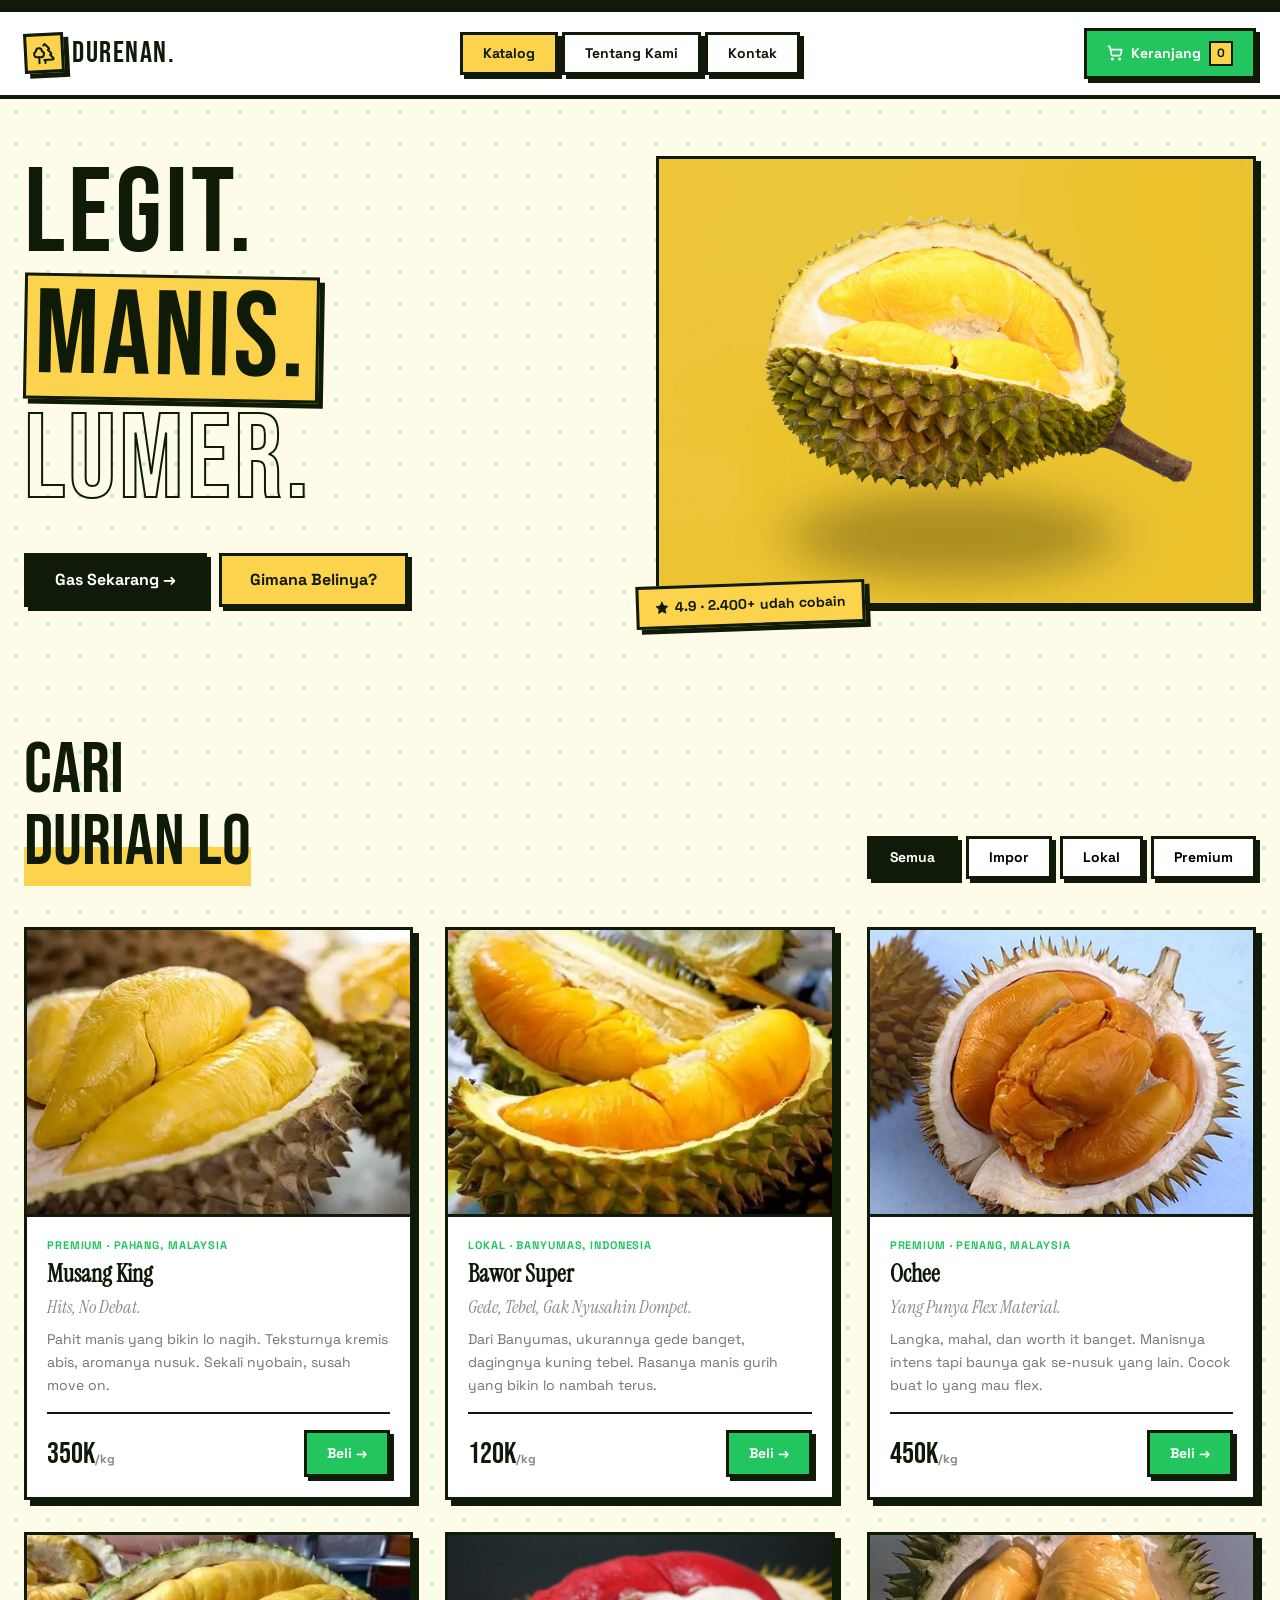
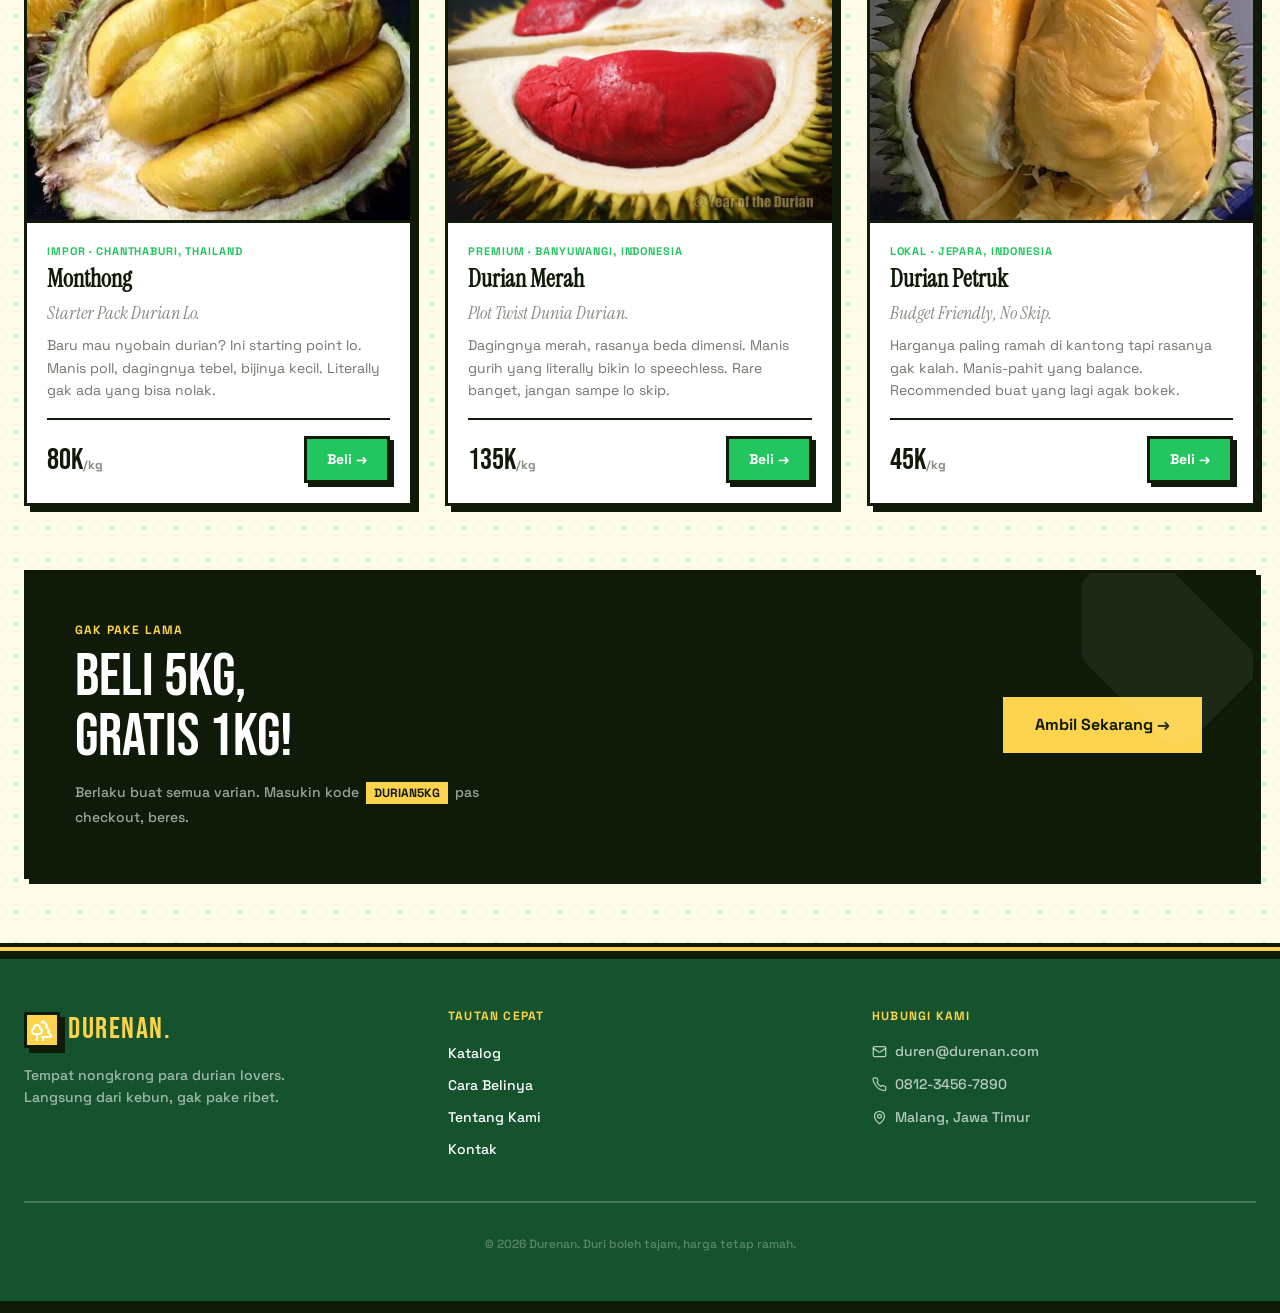
<file: index.html>
<!doctype html>
<html lang="id">
  <head>
    <meta charset="UTF-8" />
    <meta name="viewport" content="width=device-width, initial-scale=1.0" />
    <title>Durenan | Durian Terenak, No Debat</title>

    <link rel="shortcut icon" href="assets/favicon.ico" type="image/x-icon" />

    <link rel="preconnect" href="https://fonts.googleapis.com" />
    <link rel="preconnect" href="https://fonts.gstatic.com" crossorigin />
    <link
      href="https://fonts.googleapis.com/css2?family=Space+Grotesk:wght@400;500;700&family=Bebas+Neue&family=Instrument+Serif:ital@0;1&display=swap"
      rel="stylesheet"
    />

    <link rel="stylesheet" href="style.css" />
  </head>

  <body>
    <div class="top-stripe"></div>

    <!-- navbar -->
    <nav class="navbar">
      <div class="navbar__inner">
        <a href="#" class="navbar__logo">
          <span class="navbar__logo-icon">
            <svg
              xmlns="http://www.w3.org/2000/svg"
              width="24"
              height="24"
              viewBox="0 0 24 24"
              fill="none"
              stroke="currentColor"
              stroke-width="2"
              stroke-linecap="round"
              stroke-linejoin="round"
            >
              <path
                d="M10 10v.2A3 3 0 0 1 8.9 16H5a3 3 0 0 1-1-5.8V10a3 3 0 0 1 6 0Z"
              />
              <path d="M7 16v6" />
              <path d="M13 19v3" />
              <path
                d="M12 19h8.3a1 1 0 0 0 .7-1.7L18 14h.3a1 1 0 0 0 .7-1.7L16 9h.2a1 1 0 0 0 .8-1.7L13 3l-1.4 1.5"
              />
            </svg>
          </span>
          <span class="navbar__logo-text">Durenan.</span>
        </a>

        <div class="navbar__links">
          <a href="#" class="navbar__link navbar__link--active">Katalog</a>
          <a href="#" class="navbar__link">Tentang Kami</a>
          <a href="#" class="navbar__link">Kontak</a>
        </div>

        <a href="#" class="navbar__cart">
          <svg
            xmlns="http://www.w3.org/2000/svg"
            width="16"
            height="16"
            viewBox="0 0 24 24"
            fill="none"
            stroke="currentColor"
            stroke-width="2.5"
            stroke-linecap="round"
            stroke-linejoin="round"
          >
            <circle cx="8" cy="21" r="1" />
            <circle cx="19" cy="21" r="1" />
            <path
              d="M2.05 2.05h2l2.66 12.42a2 2 0 0 0 2 1.58h9.78a2 2 0 0 0 1.95-1.57l1.65-7.43H5.12"
            />
          </svg>
          Keranjang
          <span class="navbar__cart-badge">0</span>
        </a>
      </div>
    </nav>

    <main>
      <!-- hero -->
      <section class="hero">
        <div class="hero__inner">
          <div class="hero__text">
            <h1 class="hero__heading">
              LEGIT.<br />
              <span class="hero__heading-highlight">MANIS.</span><br />
              <span class="hero__heading-outline">LUMER.</span>
            </h1>

            <div class="hero__cta">
              <a href="#products" class="btn btn--primary">Gas Sekarang →</a>
              <a href="#" class="btn btn--secondary">Gimana Belinya?</a>
            </div>
          </div>

          <div class="hero__image">
            <div class="hero__image-frame">
              <img
                src="assets/hero.webp"
                alt="Hero durian"
                class="hero__image-img"
              />
            </div>
            <div class="hero__tag">
              <svg
                xmlns="http://www.w3.org/2000/svg"
                width="14"
                height="14"
                viewBox="0 0 24 24"
                fill="currentColor"
                stroke="currentColor"
                stroke-width="1.5"
                stroke-linecap="round"
                stroke-linejoin="round"
              >
                <polygon
                  points="12 2 15.09 8.26 22 9.27 17 14.14 18.18 21.02 12 17.77 5.82 21.02 7 14.14 2 9.27 8.91 8.26 12 2"
                />
              </svg>
              4.9 · 2.400+ udah cobain
            </div>
          </div>
        </div>
      </section>

      <!-- products -->
      <section id="products" class="products">
        <!-- header -->
        <div class="products__header">
          <h2 class="products__heading">
            CARI<br />
            <span class="products__heading-highlight">DURIAN LO</span>
          </h2>

          <div class="filter-group">
            <button class="filter-btn filter-btn--active">Semua</button>
            <button class="filter-btn">Impor</button>
            <button class="filter-btn">Lokal</button>
            <button class="filter-btn">Premium</button>
          </div>
        </div>

        <!-- grid -->
        <div class="product-grid">
          <article class="product-card">
            <div class="card-image card-image--yolk">
              <img
                src="assets/musangking.webp"
                alt="Musang King"
                class="card-img"
              />
            </div>
            <div class="card-body">
              <p class="card-category">Premium · Pahang, Malaysia</p>
              <h3 class="card-name">
                Musang King<br />
                <span class="card-subtitle">Hits, No Debat.</span>
              </h3>
              <p class="card-desc">
                Pahit manis yang bikin lo nagih. Teksturnya kremis abis,
                aromanya nusuk. Sekali nyobain, susah move on.
              </p>
              <div class="card-footer">
                <p class="card-price">
                  350k<span class="card-price-unit">/kg</span>
                </p>
                <a href="checkout.html" class="btn-buy">Beli →</a>
              </div>
            </div>
          </article>

          <article class="product-card">
            <div class="card-image card-image--lime">
              <img
                src="assets/baworsuper.webp"
                alt="Bawor Super"
                class="card-img"
              />
            </div>
            <div class="card-body">
              <p class="card-category">Lokal · Banyumas, Indonesia</p>
              <h3 class="card-name">
                Bawor Super<br />
                <span class="card-subtitle"
                  >Gede, Tebel, Gak Nyusahin Dompet.</span
                >
              </h3>
              <p class="card-desc">
                Dari Banyumas, ukurannya gede banget, dagingnya kuning tebel.
                Rasanya manis gurih yang bikin lo nambah terus.
              </p>
              <div class="card-footer">
                <p class="card-price">
                  120k<span class="card-price-unit">/kg</span>
                </p>
                <a href="checkout.html" class="btn-buy">Beli →</a>
              </div>
            </div>
          </article>

          <article class="product-card">
            <div class="card-image card-image--ink">
              <img
                src="assets/ochee.webp"
                alt="Ochee Black Thorn"
                class="card-img"
              />
            </div>
            <div class="card-body">
              <p class="card-category">Premium · Penang, Malaysia</p>
              <h3 class="card-name">
                Ochee<br />
                <span class="card-subtitle">Yang Punya Flex Material.</span>
              </h3>
              <p class="card-desc">
                Langka, mahal, dan worth it banget. Manisnya intens tapi baunya
                gak se-nusuk yang lain. Cocok buat lo yang mau flex.
              </p>
              <div class="card-footer">
                <p class="card-price">
                  450k<span class="card-price-unit">/kg</span>
                </p>
                <a href="checkout.html" class="btn-buy">Beli →</a>
              </div>
            </div>
          </article>

          <article class="product-card">
            <div class="card-image card-image--yolk">
              <img src="assets/montong.webp" alt="Monthong" class="card-img" />
            </div>
            <div class="card-body">
              <p class="card-category">Impor · Chanthaburi, Thailand</p>
              <h3 class="card-name">
                Monthong<br />
                <span class="card-subtitle">Starter Pack Durian Lo.</span>
              </h3>
              <p class="card-desc">
                Baru mau nyobain durian? Ini starting point lo. Manis poll,
                dagingnya tebel, bijinya kecil. Literally gak ada yang bisa
                nolak.
              </p>
              <div class="card-footer">
                <p class="card-price">
                  80k<span class="card-price-unit">/kg</span>
                </p>
                <a href="checkout.html" class="btn-buy">Beli →</a>
              </div>
            </div>
          </article>

          <article class="product-card">
            <div class="card-image card-image--red">
              <img
                src="assets/merah.webp"
                alt="Durian Merah"
                class="card-img"
              />
            </div>
            <div class="card-body">
              <p class="card-category">Premium · Banyuwangi, Indonesia</p>
              <h3 class="card-name">
                Durian Merah<br />
                <span class="card-subtitle">Plot Twist Dunia Durian.</span>
              </h3>
              <p class="card-desc">
                Dagingnya merah, rasanya beda dimensi. Manis gurih yang
                literally bikin lo speechless. Rare banget, jangan sampe lo
                skip.
              </p>
              <div class="card-footer">
                <p class="card-price">
                  135k<span class="card-price-unit">/kg</span>
                </p>
                <a href="checkout.html" class="btn-buy">Beli →</a>
              </div>
            </div>
          </article>

          <article class="product-card">
            <div class="card-image card-image--lime">
              <img
                src="assets/petruk.webp"
                alt="Durian Petruk"
                class="card-img"
              />
            </div>
            <div class="card-body">
              <p class="card-category">Lokal · Jepara, Indonesia</p>
              <h3 class="card-name">
                Durian Petruk<br />
                <span class="card-subtitle">Budget Friendly, No Skip.</span>
              </h3>
              <p class="card-desc">
                Harganya paling ramah di kantong tapi rasanya gak kalah.
                Manis-pahit yang balance. Recommended buat yang lagi agak bokek.
              </p>
              <div class="card-footer">
                <p class="card-price">
                  45k<span class="card-price-unit">/kg</span>
                </p>
                <a href="checkout.html" class="btn-buy">Beli →</a>
              </div>
            </div>
          </article>
        </div>
      </section>

      <!-- banner -->
      <section class="promo">
        <div class="promo__inner">
          <div class="promo__bg-icon" aria-hidden="true">
            <svg
              xmlns="http://www.w3.org/2000/svg"
              width="200"
              height="200"
              viewBox="0 0 24 24"
              fill="white"
              stroke="white"
              stroke-width="1"
            >
              <path
                d="M12.586 2.586A2 2 0 0 0 11.172 2H4a2 2 0 0 0-2 2v7.172a2 2 0 0 0 .586 1.414l8.704 8.704a2.426 2.426 0 0 0 3.42 0l6.58-6.58a2.426 2.426 0 0 0 0-3.42z"
              />
              <circle cx="7.5" cy="7.5" r="1.5" />
            </svg>
          </div>
          <div class="promo__text">
            <p class="promo__label">Gak Pake Lama</p>
            <h3 class="promo__heading">BELI 5KG,<br />GRATIS 1KG!</h3>
            <p class="promo__desc">
              Berlaku buat semua varian. Masukin kode
              <span class="promo__code">DURIAN5KG</span>
              pas checkout, beres.
            </p>
          </div>
          <div class="promo__action">
            <a href="checkout.html" class="btn btn--promo">Ambil Sekarang →</a>
          </div>
        </div>
      </section>
    </main>

    <!-- footer -->
    <div class="footer-stripe"></div>
    <footer class="footer">
      <div class="footer__inner">
        <div class="footer__grid">
          <div class="footer__brand">
            <div class="footer__logo">
              <span class="footer__logo-icon">
                <svg
                  xmlns="http://www.w3.org/2000/svg"
                  width="24"
                  height="24"
                  viewBox="0 0 24 24"
                  fill="none"
                  stroke="currentColor"
                  stroke-width="2"
                  stroke-linecap="round"
                  stroke-linejoin="round"
                >
                  <path
                    d="M10 10v.2A3 3 0 0 1 8.9 16H5a3 3 0 0 1-1-5.8V10a3 3 0 0 1 6 0Z"
                  />
                  <path d="M7 16v6" />
                  <path d="M13 19v3" />
                  <path
                    d="M12 19h8.3a1 1 0 0 0 .7-1.7L18 14h.3a1 1 0 0 0 .7-1.7L16 9h.2a1 1 0 0 0 .8-1.7L13 3l-1.4 1.5"
                  />
                </svg>
              </span>
              <h2 class="footer__logo-text">Durenan.</h2>
            </div>
            <p class="footer__tagline">
              Tempat nongkrong para durian lovers. Langsung dari kebun, gak pake
              ribet.
            </p>
          </div>

          <div class="footer__links">
            <h4 class="footer__heading">Tautan Cepat</h4>
            <ul class="footer__nav">
              <li><a href="#">Katalog</a></li>
              <li><a href="#">Cara Belinya</a></li>
              <li><a href="#">Tentang Kami</a></li>
              <li><a href="#">Kontak</a></li>
            </ul>
          </div>

          <div class="footer__contact">
            <h4 class="footer__heading">Hubungi Kami</h4>
            <ul class="footer__contact-list">
              <li class="footer__contact-item">
                <svg
                  xmlns="http://www.w3.org/2000/svg"
                  width="15"
                  height="15"
                  viewBox="0 0 24 24"
                  fill="none"
                  stroke="currentColor"
                  stroke-width="2"
                  stroke-linecap="round"
                  stroke-linejoin="round"
                >
                  <rect width="20" height="16" x="2" y="4" rx="2" />
                  <path d="m22 7-8.97 5.7a1.94 1.94 0 0 1-2.06 0L2 7" />
                </svg>
                duren@durenan.com
              </li>
              <li class="footer__contact-item">
                <svg
                  xmlns="http://www.w3.org/2000/svg"
                  width="15"
                  height="15"
                  viewBox="0 0 24 24"
                  fill="none"
                  stroke="currentColor"
                  stroke-width="2"
                  stroke-linecap="round"
                  stroke-linejoin="round"
                >
                  <path
                    d="M22 16.92v3a2 2 0 0 1-2.18 2 19.79 19.79 0 0 1-8.63-3.07A19.5 19.5 0 0 1 4.69 12 19.79 19.79 0 0 1 1.61 3.39 2 2 0 0 1 3.6 1.21h3a2 2 0 0 1 2 1.72c.127.96.361 1.903.7 2.81a2 2 0 0 1-.45 2.11L7.91 8.81a16 16 0 0 0 6.29 6.29l.95-.95a2 2 0 0 1 2.11-.45c.907.339 1.85.573 2.81.7A2 2 0 0 1 22 16.92z"
                  />
                </svg>
                0812-3456-7890
              </li>
              <li class="footer__contact-item">
                <svg
                  xmlns="http://www.w3.org/2000/svg"
                  width="15"
                  height="15"
                  viewBox="0 0 24 24"
                  fill="none"
                  stroke="currentColor"
                  stroke-width="2"
                  stroke-linecap="round"
                  stroke-linejoin="round"
                >
                  <path d="M20 10c0 6-8 12-8 12s-8-6-8-12a8 8 0 0 1 16 0Z" />
                  <circle cx="12" cy="10" r="3" />
                </svg>
                Malang, Jawa Timur
              </li>
            </ul>
          </div>
        </div>
        <p class="footer__copyright">
          © 2026 Durenan. Duri boleh tajam, harga tetap ramah.
        </p>
      </div>
    </footer>
    <div class="bottom-stripe"></div>
  </body>
</html>
</file>
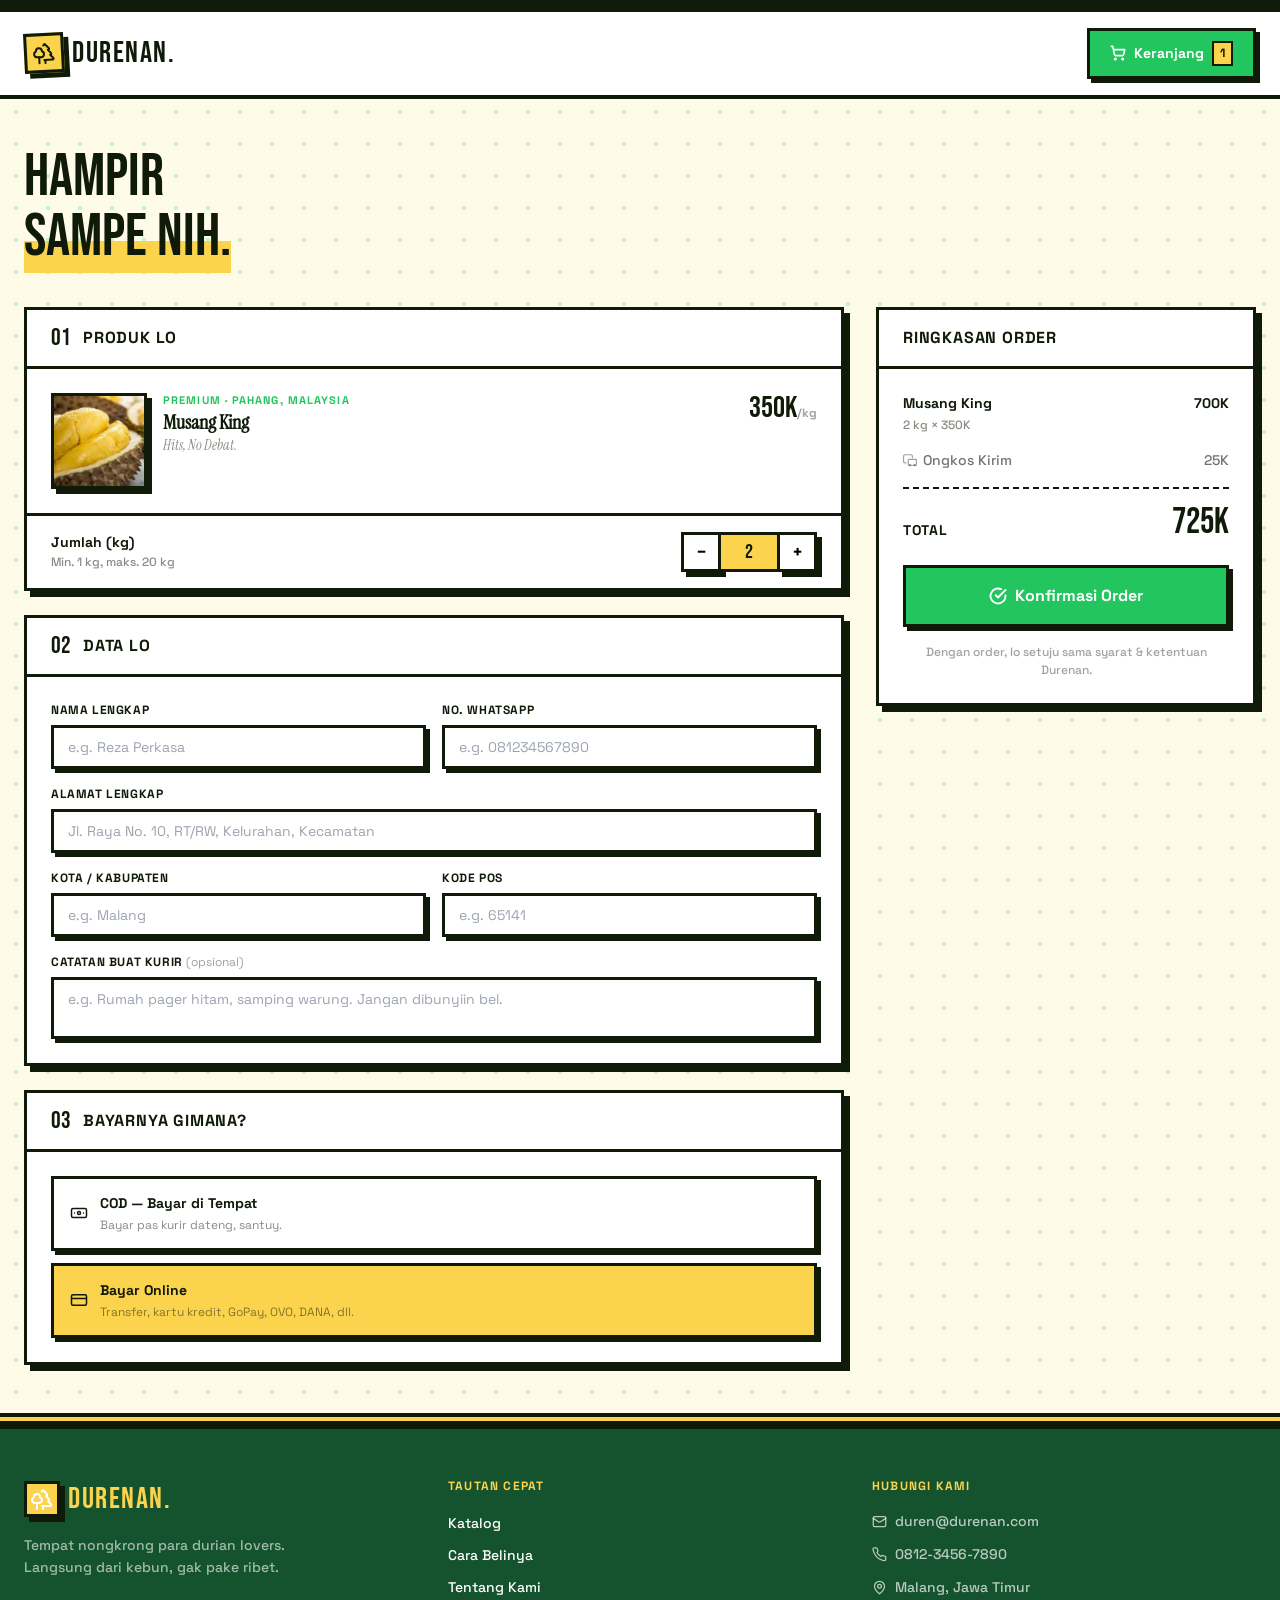
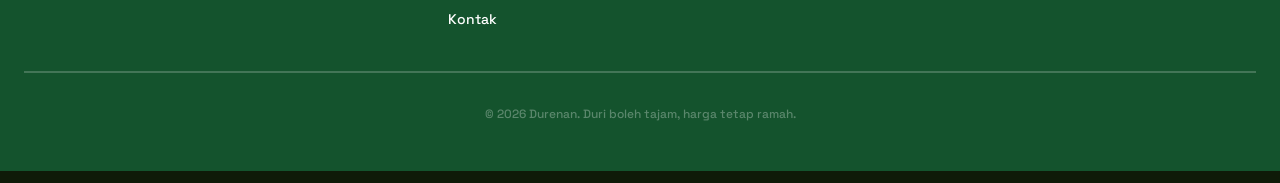
<file: checkout.html>
<!doctype html>
<html lang="id">
  <head>
    <meta charset="UTF-8" />
    <meta name="viewport" content="width=device-width, initial-scale=1.0" />
    <title>Durenan | Checkout</title>

    <link rel="shortcut icon" href="assets/favicon.ico" type="image/x-icon" />

    <link rel="preconnect" href="https://fonts.googleapis.com" />
    <link rel="preconnect" href="https://fonts.gstatic.com" crossorigin />
    <link
      href="https://fonts.googleapis.com/css2?family=Space+Grotesk:wght@400;500;700&family=Bebas+Neue&family=Instrument+Serif:ital@0;1&display=swap"
      rel="stylesheet"
    />

    <link rel="stylesheet" href="style.css" />
  </head>

  <body>
    <div class="top-stripe"></div>

    <!-- navbar -->
    <nav class="navbar">
      <div class="navbar__inner">
        <a href="index.html" class="navbar__logo">
          <span class="navbar__logo-icon">
            <svg
              xmlns="http://www.w3.org/2000/svg"
              width="24"
              height="24"
              viewBox="0 0 24 24"
              fill="none"
              stroke="currentColor"
              stroke-width="2"
              stroke-linecap="round"
              stroke-linejoin="round"
            >
              <path
                d="M10 10v.2A3 3 0 0 1 8.9 16H5a3 3 0 0 1-1-5.8V10a3 3 0 0 1 6 0Z"
              />
              <path d="M7 16v6" />
              <path d="M13 19v3" />
              <path
                d="M12 19h8.3a1 1 0 0 0 .7-1.7L18 14h.3a1 1 0 0 0 .7-1.7L16 9h.2a1 1 0 0 0 .8-1.7L13 3l-1.4 1.5"
              />
            </svg>
          </span>
          <span class="navbar__logo-text">Durenan.</span>
        </a>

        <div></div>

        <a href="#" class="navbar__cart">
          <svg
            xmlns="http://www.w3.org/2000/svg"
            width="16"
            height="16"
            viewBox="0 0 24 24"
            fill="none"
            stroke="currentColor"
            stroke-width="2.5"
            stroke-linecap="round"
            stroke-linejoin="round"
          >
            <circle cx="8" cy="21" r="1" />
            <circle cx="19" cy="21" r="1" />
            <path
              d="M2.05 2.05h2l2.66 12.42a2 2 0 0 0 2 1.58h9.78a2 2 0 0 0 1.95-1.57l1.65-7.43H5.12"
            />
          </svg>
          Keranjang
          <span class="navbar__cart-badge">1</span>
        </a>
      </div>
    </nav>

    <main class="checkout">
      <div class="checkout__inner">
        <!-- header -->
        <div class="checkout__heading">
          <h1 class="checkout__title">
            HAMPIR<br />
            <span class="checkout__title-highlight">SAMPE NIH.</span>
          </h1>
        </div>

        <div class="checkout__layout">
          <!-- form -->
          <div class="checkout__form">
            <!-- product -->
            <div class="checkout-card">
              <div class="checkout-card__header">
                <span class="checkout-card__number">01</span>
                <h2 class="checkout-card__title">Produk Lo</h2>
              </div>

              <div class="product-preview">
                <div class="product-preview__image">
                  <img src="assets/musangking.webp" alt="Musang King" />
                </div>
                <div class="product-preview__info">
                  <p class="product-preview__category">
                    Premium · Pahang, Malaysia
                  </p>
                  <h3 class="product-preview__name">Musang King</h3>
                  <p class="product-preview__subtitle">Hits, No Debat.</p>
                  <p class="product-preview__price-mobile">
                    350k<span class="product-preview__price-unit">/kg</span>
                  </p>
                </div>
                <div class="product-preview__price-desktop">
                  <p class="product-preview__price">
                    350k<span class="product-preview__price-unit">/kg</span>
                  </p>
                </div>
              </div>

              <div class="qty">
                <div class="qty__label">
                  <p class="qty__title">Jumlah (kg)</p>
                  <p class="qty__hint">Min. 1 kg, maks. 20 kg</p>
                </div>
                <div class="qty__controls">
                  <button class="qty__btn">−</button>
                  <span class="qty__value">2</span>
                  <button class="qty__btn">+</button>
                </div>
              </div>
            </div>

            <!-- form fields -->
            <div class="checkout-card">
              <div class="checkout-card__header">
                <span class="checkout-card__number">02</span>
                <h2 class="checkout-card__title">Data Lo</h2>
              </div>

              <div class="form-grid">
                <div class="form-field">
                  <label class="form-label">Nama Lengkap</label>
                  <input
                    type="text"
                    placeholder="e.g. Reza Perkasa"
                    class="form-input"
                  />
                </div>

                <div class="form-field">
                  <label class="form-label">No. WhatsApp</label>
                  <input
                    type="tel"
                    placeholder="e.g. 081234567890"
                    class="form-input"
                  />
                </div>

                <div class="form-field form-field--full">
                  <label class="form-label">Alamat Lengkap</label>
                  <input
                    type="text"
                    placeholder="Jl. Raya No. 10, RT/RW, Kelurahan, Kecamatan"
                    class="form-input"
                  />
                </div>

                <div class="form-field">
                  <label class="form-label">Kota / Kabupaten</label>
                  <input
                    type="text"
                    placeholder="e.g. Malang"
                    class="form-input"
                  />
                </div>

                <div class="form-field">
                  <label class="form-label">Kode Pos</label>
                  <input
                    type="text"
                    placeholder="e.g. 65141"
                    class="form-input"
                  />
                </div>

                <div class="form-field form-field--full">
                  <label class="form-label">
                    Catatan buat Kurir
                    <span class="form-label__optional">(opsional)</span>
                  </label>
                  <textarea
                    placeholder="e.g. Rumah pager hitam, samping warung. Jangan dibunyiin bel."
                    rows="2"
                    class="form-input form-input--textarea"
                  ></textarea>
                </div>
              </div>
            </div>

            <!-- payment method -->
            <div class="checkout-card">
              <div class="checkout-card__header">
                <span class="checkout-card__number">03</span>
                <h2 class="checkout-card__title">Bayarnya Gimana?</h2>
              </div>

              <div class="payment-options">
                <div class="pay-option">
                  <input type="radio" name="payment" id="cod" />
                  <label for="cod">
                    <svg
                      xmlns="http://www.w3.org/2000/svg"
                      width="18"
                      height="18"
                      viewBox="0 0 24 24"
                      fill="none"
                      stroke="currentColor"
                      stroke-width="2"
                      stroke-linecap="round"
                      stroke-linejoin="round"
                    >
                      <rect width="20" height="12" x="2" y="6" rx="2" />
                      <circle cx="12" cy="12" r="2" />
                      <path d="M6 12h.01M18 12h.01" />
                    </svg>
                    <div>
                      <p>COD — Bayar di Tempat</p>
                      <p class="pay-option__desc">
                        Bayar pas kurir dateng, santuy.
                      </p>
                    </div>
                  </label>
                </div>

                <div class="pay-option">
                  <input type="radio" name="payment" id="online" checked />
                  <label for="online">
                    <svg
                      xmlns="http://www.w3.org/2000/svg"
                      width="18"
                      height="18"
                      viewBox="0 0 24 24"
                      fill="none"
                      stroke="currentColor"
                      stroke-width="2"
                      stroke-linecap="round"
                      stroke-linejoin="round"
                    >
                      <rect width="20" height="14" x="2" y="5" rx="2" />
                      <line x1="2" x2="22" y1="10" y2="10" />
                    </svg>
                    <div>
                      <p>Bayar Online</p>
                      <p class="pay-option__desc">
                        Transfer, kartu kredit, GoPay, OVO, DANA, dll.
                      </p>
                    </div>
                  </label>
                </div>
              </div>
            </div>
          </div>

          <!-- summary -->
          <div class="checkout__summary">
            <div class="summary-card">
              <div class="summary-card__header">
                <h2 class="summary-card__title">Ringkasan Order</h2>
              </div>

              <div class="summary-card__body">
                <div class="summary-item">
                  <div>
                    <p class="summary-item__name">Musang King</p>
                    <p class="summary-item__qty">2 kg × 350K</p>
                  </div>
                  <p class="summary-item__subtotal">700K</p>
                </div>

                <div class="summary-shipping">
                  <div class="summary-shipping__label">
                    <svg
                      xmlns="http://www.w3.org/2000/svg"
                      width="14"
                      height="14"
                      viewBox="0 0 24 24"
                      fill="none"
                      stroke="currentColor"
                      stroke-width="2"
                      stroke-linecap="round"
                      stroke-linejoin="round"
                    >
                      <path
                        d="M5 17H3a2 2 0 0 1-2-2V5a2 2 0 0 1 2-2h11a2 2 0 0 1 2 2v3"
                      />
                      <rect x="9" y="11" width="14" height="10" rx="1" />
                      <circle cx="12" cy="21" r="1" />
                      <circle cx="20" cy="21" r="1" />
                    </svg>
                    Ongkos Kirim
                  </div>
                  <p class="summary-shipping__cost">25K</p>
                </div>

                <div class="summary-divider"></div>

                <div class="summary-total">
                  <p class="summary-total__label">Total</p>
                  <p class="summary-total__value">725k</p>
                </div>

                <button class="btn btn--confirm">
                  <svg
                    xmlns="http://www.w3.org/2000/svg"
                    width="18"
                    height="18"
                    viewBox="0 0 24 24"
                    fill="none"
                    stroke="currentColor"
                    stroke-width="2.5"
                    stroke-linecap="round"
                    stroke-linejoin="round"
                  >
                    <path d="M22 11.08V12a10 10 0 1 1-5.93-9.14" />
                    <path d="m9 11 3 3L22 4" />
                  </svg>
                  Konfirmasi Order
                </button>

                <p class="summary-card__disclaimer">
                  Dengan order, lo setuju sama syarat & ketentuan Durenan.
                </p>
              </div>
            </div>
          </div>
        </div>
      </div>
    </main>

    <!-- footer -->
    <div class="footer-stripe"></div>
    <footer class="footer">
      <div class="footer__inner">
        <div class="footer__grid">
          <div class="footer__brand">
            <div class="footer__logo">
              <span class="footer__logo-icon">
                <svg
                  xmlns="http://www.w3.org/2000/svg"
                  width="24"
                  height="24"
                  viewBox="0 0 24 24"
                  fill="none"
                  stroke="currentColor"
                  stroke-width="2"
                  stroke-linecap="round"
                  stroke-linejoin="round"
                >
                  <path
                    d="M10 10v.2A3 3 0 0 1 8.9 16H5a3 3 0 0 1-1-5.8V10a3 3 0 0 1 6 0Z"
                  />
                  <path d="M7 16v6" />
                  <path d="M13 19v3" />
                  <path
                    d="M12 19h8.3a1 1 0 0 0 .7-1.7L18 14h.3a1 1 0 0 0 .7-1.7L16 9h.2a1 1 0 0 0 .8-1.7L13 3l-1.4 1.5"
                  />
                </svg>
              </span>
              <h2 class="footer__logo-text">Durenan.</h2>
            </div>
            <p class="footer__tagline">
              Tempat nongkrong para durian lovers. Langsung dari kebun, gak pake
              ribet.
            </p>
          </div>

          <div class="footer__links">
            <h4 class="footer__heading">Tautan Cepat</h4>
            <ul class="footer__nav">
              <li><a href="#">Katalog</a></li>
              <li><a href="#">Cara Belinya</a></li>
              <li><a href="#">Tentang Kami</a></li>
              <li><a href="#">Kontak</a></li>
            </ul>
          </div>

          <div class="footer__contact">
            <h4 class="footer__heading">Hubungi Kami</h4>
            <ul class="footer__contact-list">
              <li class="footer__contact-item">
                <svg
                  xmlns="http://www.w3.org/2000/svg"
                  width="15"
                  height="15"
                  viewBox="0 0 24 24"
                  fill="none"
                  stroke="currentColor"
                  stroke-width="2"
                  stroke-linecap="round"
                  stroke-linejoin="round"
                >
                  <rect width="20" height="16" x="2" y="4" rx="2" />
                  <path d="m22 7-8.97 5.7a1.94 1.94 0 0 1-2.06 0L2 7" />
                </svg>
                duren@durenan.com
              </li>
              <li class="footer__contact-item">
                <svg
                  xmlns="http://www.w3.org/2000/svg"
                  width="15"
                  height="15"
                  viewBox="0 0 24 24"
                  fill="none"
                  stroke="currentColor"
                  stroke-width="2"
                  stroke-linecap="round"
                  stroke-linejoin="round"
                >
                  <path
                    d="M22 16.92v3a2 2 0 0 1-2.18 2 19.79 19.79 0 0 1-8.63-3.07A19.5 19.5 0 0 1 4.69 12 19.79 19.79 0 0 1 1.61 3.39 2 2 0 0 1 3.6 1.21h3a2 2 0 0 1 2 1.72c.127.96.361 1.903.7 2.81a2 2 0 0 1-.45 2.11L7.91 8.81a16 16 0 0 0 6.29 6.29l.95-.95a2 2 0 0 1 2.11-.45c.907.339 1.85.573 2.81.7A2 2 0 0 1 22 16.92z"
                  />
                </svg>
                0812-3456-7890
              </li>
              <li class="footer__contact-item">
                <svg
                  xmlns="http://www.w3.org/2000/svg"
                  width="15"
                  height="15"
                  viewBox="0 0 24 24"
                  fill="none"
                  stroke="currentColor"
                  stroke-width="2"
                  stroke-linecap="round"
                  stroke-linejoin="round"
                >
                  <path d="M20 10c0 6-8 12-8 12s-8-6-8-12a8 8 0 0 1 16 0Z" />
                  <circle cx="12" cy="10" r="3" />
                </svg>
                Malang, Jawa Timur
              </li>
            </ul>
          </div>
        </div>
        <p class="footer__copyright">
          © 2026 Durenan. Duri boleh tajam, harga tetap ramah.
        </p>
      </div>
    </footer>
    <div class="bottom-stripe"></div>
  </body>
</html>
</file>
<file: style.css>
/* base styling */

:root {
  --ink: #0f1a08;
  --leaf: #22c55e;
  --canopy: #14532d;
  --yolk: #fcd34d;
  --cream: #fefce8;
  --chalk: #ffffff;
  --lime: #bbf7d0;
  --red-durian: #e8836a;

  --font-display: "Bebas Neue", sans-serif;
  --font-serif: "Instrument Serif", serif;
  --font-body: "Space Grotesk", sans-serif;

  --shadow-sm: 4px 4px 0 var(--ink);
  --shadow-md: 6px 6px 0 var(--ink);
  --shadow-lg: 5px 5px 0 var(--ink);

  --max-width: 80rem;
  --px: 1.5rem;
}

*,
*::before,
*::after {
  box-sizing: border-box;
  margin: 0;
  padding: 0;
}

html {
  scroll-behavior: smooth;
}

body {
  font-family: var(--font-body);
  line-height: 1.5;
  background-color: var(--cream);
  color: var(--ink);
  background-image: radial-gradient(var(--lime) 2.5px, transparent 2.5px);
  background-size: 32px 32px;
  overflow-x: hidden;
  -webkit-font-smoothing: antialiased;
  -moz-osx-font-smoothing: grayscale;
}

::selection {
  background-color: var(--yolk);
  color: var(--ink);
}

img {
  display: block;
  max-width: 100%;
}

a {
  color: inherit;
  text-decoration: none;
}

ul {
  list-style: none;
}

button {
  cursor: pointer;
  font-family: inherit;
  font-size: 100%;
  font-weight: inherit;
  line-height: inherit;
  letter-spacing: inherit;
  border: none;
  background: none;
}

h1,
h2,
h3,
h4,
h5,
h6 {
  font-size: inherit;
  font-weight: inherit;
}

.nb {
  border: 3px solid var(--ink);
  box-shadow: var(--shadow-md);
  transition:
    box-shadow 0.15s ease,
    transform 0.15s ease;
}
.nb:hover {
  box-shadow: 10px 10px 0 var(--ink);
  transform: translate(-4px, -4px);
}

.nb-sm {
  border: 3px solid var(--ink);
  box-shadow: var(--shadow-sm);
  transition:
    box-shadow 0.15s ease,
    transform 0.15s ease;
}
.nb-sm:hover {
  box-shadow: 7px 7px 0 var(--ink);
  transform: translate(-3px, -3px);
}

.nb-static {
  border: 3px solid var(--ink);
  box-shadow: var(--shadow-lg);
}

/* stripes */

.top-stripe,
.bottom-stripe {
  width: 100%;
  height: 12px;
  background-color: var(--ink);
}

.footer-stripe {
  width: 100%;
  height: 12px;
  background-color: var(--yolk);
  border-top: 4px solid var(--ink);
  border-bottom: 4px solid var(--ink);
}

/* navbar */

.navbar {
  background-color: var(--chalk);
  border-bottom: 4px solid var(--ink);
  position: sticky;
  top: 0;
  z-index: 50;
}

.navbar__inner {
  max-width: var(--max-width);
  margin: 0 auto;
  padding: 1rem var(--px);
  display: flex;
  align-items: center;
  justify-content: space-between;
  gap: 1rem;
}

.navbar__logo {
  display: flex;
  align-items: center;
  gap: 0.5rem;
  flex-shrink: 0;
}

.navbar__logo-icon {
  background-color: var(--yolk);
  width: 2.5rem;
  height: 2.5rem;
  display: flex;
  align-items: center;
  justify-content: center;
  border: 3px solid var(--ink);
  box-shadow: var(--shadow-lg);
  transform: rotate(-3deg);
  flex-shrink: 0;
}

.navbar__logo-text {
  font-family: var(--font-display);
  font-size: 1.875rem;
  letter-spacing: 0.05em;
  color: var(--ink);
  line-height: 1;
}

.navbar__links {
  display: none;
  align-items: center;
  gap: 0.25rem;
}

.navbar__link {
  font-weight: 700;
  font-size: 0.875rem;
  padding: 0.5rem 1.25rem;
  background-color: var(--chalk);
  border: 3px solid var(--ink);
  box-shadow: var(--shadow-sm);
  transition:
    box-shadow 0.15s ease,
    transform 0.15s ease,
    background-color 0.15s ease;
}
.navbar__link:hover {
  background-color: var(--lime);
  box-shadow: 7px 7px 0 var(--ink);
  transform: translate(-3px, -3px);
}
.navbar__link--active {
  background-color: var(--yolk);
}
.navbar__link--active:hover {
  background-color: var(--yolk);
}

.navbar__cart {
  background-color: var(--leaf);
  color: var(--chalk);
  font-weight: 700;
  font-size: 0.875rem;
  padding: 0.625rem 1.25rem;
  border: 3px solid var(--ink);
  box-shadow: var(--shadow-sm);
  display: flex;
  align-items: center;
  gap: 0.5rem;
  flex-shrink: 0;
  transition:
    box-shadow 0.15s ease,
    transform 0.15s ease,
    background-color 0.15s ease;
}
.navbar__cart:hover {
  background-color: var(--canopy);
  box-shadow: 7px 7px 0 var(--ink);
  transform: translate(-3px, -3px);
}

.navbar__cart-badge {
  background-color: var(--yolk);
  color: var(--ink);
  font-size: 0.75rem;
  font-weight: 900;
  padding: 0.125rem 0.375rem;
  border: 2px solid var(--ink);
  line-height: 1.4;
}

/* buttons */

.btn {
  display: inline-block;
  font-family: var(--font-body);
  font-weight: 700;
  padding: 0.75rem 1.75rem;
  border: 3px solid var(--ink);
  box-shadow: var(--shadow-sm);
  transition:
    box-shadow 0.15s ease,
    transform 0.15s ease,
    background-color 0.15s ease;
  cursor: pointer;
}
.btn:hover {
  box-shadow: 7px 7px 0 var(--ink);
  transform: translate(-3px, -3px);
}

.btn--primary {
  background-color: var(--ink);
  color: var(--chalk);
}
.btn--primary:hover {
  background-color: var(--canopy);
}

.btn--secondary {
  background-color: var(--yolk);
  color: var(--ink);
}
.btn--secondary:hover {
  background-color: var(--lime);
}

.btn--promo {
  background-color: var(--yolk);
  color: var(--ink);
  font-size: 1rem;
  padding: 1rem 2rem;
}
.btn--promo:hover {
  background-color: var(--lime);
}

.btn--confirm {
  background-color: var(--leaf);
  color: var(--chalk);
  font-size: 1rem;
  padding: 1rem 2rem;
  width: 100%;
  text-align: center;
  display: flex;
  align-items: center;
  justify-content: center;
  gap: 0.5rem;
}
.btn--confirm:hover {
  background-color: var(--canopy);
}

/* footer */

.footer {
  background-color: var(--canopy);
  color: var(--chalk);
  border-top: 4px solid var(--ink);
  padding: 3rem 0;
}

.footer__inner {
  max-width: var(--max-width);
  margin: 0 auto;
  padding: 0 var(--px);
}

.footer__grid {
  display: grid;
  grid-template-columns: 1fr;
  gap: 2.5rem;
  padding-bottom: 2.5rem;
  border-bottom: 2px solid rgba(255, 255, 255, 0.2);
}

.footer__logo {
  display: flex;
  align-items: center;
  gap: 0.5rem;
  margin-bottom: 0.75rem;
}

.footer__logo-icon {
  background-color: var(--yolk);
  width: 2.25rem;
  height: 2.25rem;
  display: flex;
  align-items: center;
  justify-content: center;
  border: 3px solid var(--ink);
  box-shadow: var(--shadow-lg);
  flex-shrink: 0;
}

.footer__logo-text {
  font-family: var(--font-display);
  font-size: 1.875rem;
  color: var(--yolk);
  letter-spacing: 0.05em;
  font-weight: 400;
}

.footer__tagline {
  font-size: 0.875rem;
  color: rgba(255, 255, 255, 0.6);
  font-weight: 500;
  line-height: 1.6;
  max-width: 20rem;
}

.footer__heading {
  font-weight: 700;
  font-size: 0.75rem;
  letter-spacing: 0.1em;
  text-transform: uppercase;
  color: var(--yolk);
  margin-bottom: 1rem;
}

.footer__nav {
  display: flex;
  flex-direction: column;
  gap: 0.5rem;
}

.footer__nav a {
  font-size: 0.875rem;
  font-weight: 500;
  color: var(--chalk);
  transition: color 0.15s ease;
}
.footer__nav a:hover {
  color: var(--yolk);
}

.footer__contact-list {
  display: flex;
  flex-direction: column;
  gap: 0.75rem;
}

.footer__contact-item {
  display: flex;
  align-items: center;
  gap: 0.5rem;
  font-size: 0.875rem;
  font-weight: 500;
  color: rgba(255, 255, 255, 0.7);
}

.footer__contact-item svg {
  flex-shrink: 0;
}

.footer__copyright {
  text-align: center;
  font-size: 0.75rem;
  color: rgba(255, 255, 255, 0.3);
  font-weight: 500;
  padding-top: 2rem;
}

/* hero */

.hero {
  max-width: var(--max-width);
  margin: 0 auto;
  padding: 3.5rem var(--px) 4rem;
}

.hero__inner {
  display: grid;
  grid-template-columns: 1fr;
  gap: 2rem;
  align-items: center;
}

.hero__heading {
  font-family: var(--font-display);
  font-size: 5.5rem;
  line-height: 1;
  color: var(--ink);
  margin-bottom: 2rem;
  letter-spacing: 0.025em;
}

.hero__heading-highlight {
  background-color: var(--yolk);
  padding: 0 0.5rem;
  display: inline-block;
  border: 3px solid var(--ink);
  box-shadow: var(--shadow-lg);
  transform: rotate(1deg);
}

.hero__heading-outline {
  color: transparent;
  -webkit-text-stroke: 2px var(--ink);
}

.hero__cta {
  display: flex;
  flex-wrap: wrap;
  gap: 0.75rem;
}

.hero__image {
  position: relative;
}

.hero__image-frame {
  background-color: var(--lime);
  aspect-ratio: 4 / 3;
  border: 3px solid var(--ink);
  box-shadow: var(--shadow-lg);
  overflow: hidden;
}

.hero__image-img {
  width: 100%;
  height: 100%;
  object-fit: cover;
  transition: transform 0.4s ease;
}
.hero__image-frame:hover .hero__image-img {
  transform: scale(1.04);
}

.hero__tag {
  position: absolute;
  bottom: -1.25rem;
  left: -1.25rem;
  background-color: var(--yolk);
  padding: 0.5rem 1rem;
  border: 3px solid var(--ink);
  box-shadow: var(--shadow-lg);
  font-weight: 700;
  font-size: 0.875rem;
  display: flex;
  align-items: center;
  gap: 0.375rem;
  transform: rotate(-2deg);
}

/* products */

.products {
  max-width: var(--max-width);
  margin: 0 auto;
  padding: 4rem var(--px);
}

.products__header {
  display: flex;
  flex-direction: column;
  gap: 1.5rem;
  margin-bottom: 3rem;
}

.products__heading {
  font-family: var(--font-display);
  font-size: 3.75rem;
  color: var(--ink);
  line-height: 1;
}

.products__heading-highlight {
  background: linear-gradient(transparent 55%, var(--yolk) 55%);
}

.filter-group {
  display: flex;
  flex-wrap: wrap;
  gap: 0.5rem;
}

.filter-btn {
  font-weight: 700;
  font-size: 0.875rem;
  padding: 0.5rem 1.25rem;
  background-color: var(--chalk);
  border: 3px solid var(--ink);
  box-shadow: var(--shadow-sm);
  transition:
    box-shadow 0.15s ease,
    transform 0.15s ease,
    background-color 0.15s ease;
}
.filter-btn:hover {
  background-color: var(--lime);
  box-shadow: 7px 7px 0 var(--ink);
  transform: translate(-3px, -3px);
}
.filter-btn--active {
  background-color: var(--ink);
  color: var(--chalk);
}
.filter-btn--active:hover {
  background-color: var(--ink);
  color: var(--chalk);
}

.product-grid {
  display: grid;
  grid-template-columns: repeat(2, 1fr);
  gap: 1rem;
}

.product-card {
  background-color: var(--chalk);
  border: 3px solid var(--ink);
  box-shadow: var(--shadow-md);
  display: flex;
  flex-direction: column;
  transition:
    box-shadow 0.15s ease,
    transform 0.15s ease;
}
.product-card:hover {
  box-shadow: 10px 10px 0 var(--ink);
  transform: translate(-4px, -4px);
}

.card-image {
  overflow: hidden;
  aspect-ratio: 4 / 3;
  border-bottom: 3px solid var(--ink);
}
.card-image--yolk {
  background-color: var(--yolk);
}
.card-image--lime {
  background-color: var(--lime);
}
.card-image--ink {
  background-color: var(--ink);
}
.card-image--red {
  background-color: var(--red-durian);
}

.card-img {
  width: 100%;
  height: 100%;
  object-fit: cover;
}

.card-body {
  padding: 1.25rem;
  display: flex;
  flex-direction: column;
  flex: 1;
}

.card-category {
  font-size: 0.6875rem;
  font-weight: 700;
  text-transform: uppercase;
  letter-spacing: 0.08em;
  color: var(--leaf);
  margin-bottom: 0.25rem;
}

.card-name {
  font-family: var(--font-serif);
  font-size: 1.5rem;
  font-weight: 700;
  color: var(--ink);
  line-height: 1.3;
  margin-bottom: 0.5rem;
}

.card-subtitle {
  font-family: var(--font-serif);
  font-size: 1.125rem;
  font-weight: 400;
  font-style: italic;
  color: rgba(15, 26, 8, 0.5);
}

.card-desc {
  font-size: 0.875rem;
  color: rgba(15, 26, 8, 0.6);
  line-height: 1.625;
  margin-bottom: 1rem;
  flex: 1;
}

.card-footer {
  display: flex;
  flex-direction: row;
  align-items: center;
  justify-content: space-between;
  gap: 0.5rem;
  padding-top: 1rem;
  border-top: 2px solid var(--ink);
  margin-top: auto;
}

.card-price {
  font-family: var(--font-display);
  font-size: 1.875rem;
  color: var(--ink);
  line-height: 1;
}

.card-price-unit {
  font-family: var(--font-body);
  font-size: 0.75rem;
  font-weight: 700;
  color: rgba(15, 26, 8, 0.5);
}

.btn-buy {
  display: block;
  width: 100%;
  text-align: center;
  background-color: var(--leaf);
  color: var(--chalk);
  font-weight: 700;
  font-size: 0.75rem;
  padding: 0.5rem 1.25rem;
  border: 3px solid var(--ink);
  box-shadow: var(--shadow-sm);
  transition:
    box-shadow 0.15s ease,
    transform 0.15s ease,
    background-color 0.15s ease;
}
.btn-buy:hover {
  background-color: var(--canopy);
  box-shadow: 7px 7px 0 var(--ink);
  transform: translate(-3px, -3px);
}

/* banner */

.promo {
  max-width: var(--max-width);
  margin: 0 auto;
  padding: 0 var(--px) 4rem;
}

.promo__inner {
  background-color: var(--ink);
  color: var(--chalk);
  border: 3px solid var(--ink);
  box-shadow: var(--shadow-lg);
  padding: 2rem;
  display: flex;
  flex-direction: column;
  align-items: flex-start;
  gap: 2rem;
  position: relative;
  overflow: hidden;
}

.promo__bg-icon {
  position: absolute;
  right: -1rem;
  top: -1rem;
  opacity: 0.06;
  pointer-events: none;
  user-select: none;
}

.promo__label {
  font-size: 0.75rem;
  font-weight: 700;
  letter-spacing: 0.1em;
  text-transform: uppercase;
  color: var(--yolk);
  margin-bottom: 0.5rem;
}

.promo__heading {
  font-family: var(--font-display);
  font-size: 3rem;
  color: var(--chalk);
  line-height: 1;
  margin-bottom: 0.75rem;
}

.promo__desc {
  font-size: 0.875rem;
  color: rgba(255, 255, 255, 0.6);
  font-weight: 500;
  max-width: 28rem;
}

.promo__code {
  background-color: var(--yolk);
  color: var(--ink);
  font-weight: 900;
  font-size: 0.75rem;
  padding: 0.125rem 0.5rem;
  display: inline-block;
  border: 3px solid var(--ink);
  box-shadow: var(--shadow-lg);
}

.promo__text {
  flex: 1;
}

.promo__action {
  flex-shrink: 0;
}

/* checkout */

.checkout {
  max-width: var(--max-width);
  margin: 0 auto;
  padding: 3rem var(--px);
}

.checkout__heading {
  margin-bottom: 2.5rem;
}

.checkout__title {
  font-family: var(--font-display);
  font-size: 3rem;
  color: var(--ink);
  line-height: 1;
}

.checkout__title-highlight {
  background: linear-gradient(transparent 55%, var(--yolk) 55%);
}

.checkout__layout {
  display: grid;
  grid-template-columns: 1fr;
  gap: 2rem;
  align-items: start;
}

.checkout__form {
  display: flex;
  flex-direction: column;
  gap: 1.5rem;
}

.checkout-card {
  background-color: var(--chalk);
  border: 3px solid var(--ink);
  box-shadow: var(--shadow-md);
  transition:
    box-shadow 0.15s ease,
    transform 0.15s ease;
}
.checkout-card:hover {
  box-shadow: 10px 10px 0 var(--ink);
  transform: translate(-4px, -4px);
}

.checkout-card__header {
  display: flex;
  align-items: center;
  gap: 0.75rem;
  padding: 1rem 1.5rem;
  border-bottom: 3px solid var(--ink);
}

.checkout-card__number {
  font-family: var(--font-display);
  font-size: 1.5rem;
  color: var(--ink);
  line-height: 1;
}

.checkout-card__title {
  font-weight: 700;
  font-size: 1rem;
  text-transform: uppercase;
  letter-spacing: 0.05em;
  color: var(--ink);
}

.product-preview {
  display: flex;
  gap: 1rem;
  align-items: flex-start;
  padding: 1rem;
}

.product-preview__image {
  background-color: var(--yolk);
  width: 5rem;
  height: 5rem;
  flex-shrink: 0;
  overflow: hidden;
  border: 3px solid var(--ink);
  box-shadow: var(--shadow-lg);
}

.product-preview__image img {
  width: 100%;
  height: 100%;
  object-fit: cover;
}

.product-preview__info {
  flex: 1;
  min-width: 0;
}

.product-preview__category {
  font-size: 0.6875rem;
  font-weight: 700;
  text-transform: uppercase;
  letter-spacing: 0.1em;
  color: var(--leaf);
  margin-bottom: 0.125rem;
  line-height: 1.3;
}

.product-preview__name {
  font-family: var(--font-serif);
  font-size: 1.125rem;
  font-weight: 700;
  color: var(--ink);
  line-height: 1.3;
}

.product-preview__subtitle {
  font-family: var(--font-serif);
  font-size: 0.75rem;
  font-style: italic;
  color: rgba(15, 26, 8, 0.5);
  font-weight: 500;
  margin-bottom: 0.5rem;
}

.product-preview__price-mobile {
  font-family: var(--font-display);
  font-size: 1.5rem;
  color: var(--ink);
  line-height: 1;
}

.product-preview__price-desktop {
  display: none;
  text-align: right;
  flex-shrink: 0;
}

.product-preview__price {
  font-family: var(--font-display);
  font-size: 1.875rem;
  color: var(--ink);
  line-height: 1;
}

.product-preview__price-unit {
  font-family: var(--font-body);
  font-size: 0.75rem;
  font-weight: 700;
  color: rgba(15, 26, 8, 0.4);
}

.qty {
  display: flex;
  align-items: center;
  justify-content: space-between;
  gap: 1rem;
  padding: 1rem 1.5rem;
  border-top: 3px solid var(--ink);
}

.qty__title {
  font-weight: 700;
  font-size: 0.875rem;
  color: var(--ink);
}

.qty__hint {
  font-size: 0.75rem;
  color: rgba(15, 26, 8, 0.5);
  font-weight: 500;
}

.qty__controls {
  display: flex;
  align-items: stretch;
  flex-shrink: 0;
}

.qty__btn {
  background-color: var(--chalk);
  width: 2.5rem;
  height: 2.5rem;
  display: flex;
  align-items: center;
  justify-content: center;
  font-weight: 700;
  font-size: 1.125rem;
  border: 3px solid var(--ink);
  box-shadow: var(--shadow-lg);
  transition: background-color 0.15s ease;
  line-height: 1;
}
.qty__btn:hover {
  background-color: var(--lime);
}

.qty__value {
  background-color: var(--yolk);
  font-family: var(--font-display);
  font-size: 1.25rem;
  width: 3.5rem;
  text-align: center;
  display: flex;
  align-items: center;
  justify-content: center;
  border-top: 3px solid var(--ink);
  border-bottom: 3px solid var(--ink);
  line-height: 1;
}

.form-grid {
  display: grid;
  grid-template-columns: 1fr;
  gap: 1rem;
  padding: 1.5rem;
}

.form-field {
  display: flex;
  flex-direction: column;
  gap: 0.375rem;
}

.form-label {
  font-size: 0.75rem;
  font-weight: 700;
  text-transform: uppercase;
  letter-spacing: 0.05em;
  color: var(--ink);
}

.form-label__optional {
  font-weight: 400;
  text-transform: none;
  color: rgba(15, 26, 8, 0.4);
  letter-spacing: 0;
}

.form-input {
  border: 3px solid var(--ink);
  box-shadow: var(--shadow-sm);
  background-color: var(--chalk);
  width: 100%;
  padding: 0.625rem 0.875rem;
  font-family: var(--font-body);
  font-weight: 500;
  font-size: 0.875rem;
  color: var(--ink);
  outline: none;
  border-radius: 0;
  appearance: none;
  -webkit-appearance: none;
  transition:
    box-shadow 0.15s ease,
    transform 0.15s ease;
}
.form-input:focus {
  box-shadow: 6px 6px 0 var(--ink);
  transform: translate(-2px, -2px);
}
.form-input::placeholder {
  color: #9ca3af;
  font-weight: 400;
}

.form-input--textarea {
  resize: none;
}

.payment-options {
  display: flex;
  flex-direction: column;
  gap: 0.75rem;
  padding: 1.5rem;
}

.pay-option input[type="radio"] {
  display: none;
}

.pay-option label {
  display: flex;
  align-items: center;
  gap: 0.75rem;
  padding: 0.875rem 1rem;
  border: 3px solid var(--ink);
  box-shadow: var(--shadow-sm);
  background-color: var(--chalk);
  cursor: pointer;
  font-weight: 700;
  font-size: 0.875rem;
  transition: background-color 0.15s ease;
}
.pay-option label:hover {
  background-color: var(--lime);
}
.pay-option input[type="radio"]:checked + label {
  background-color: var(--yolk);
}
.pay-option label svg {
  flex-shrink: 0;
}

.pay-option__desc {
  font-size: 0.75rem;
  font-weight: 400;
  color: rgba(15, 26, 8, 0.5);
  margin-top: 0.125rem;
}

.summary-card {
  background-color: var(--chalk);
  border: 3px solid var(--ink);
  box-shadow: var(--shadow-md);
  transition:
    box-shadow 0.15s ease,
    transform 0.15s ease;
}
.summary-card:hover {
  box-shadow: 10px 10px 0 var(--ink);
  transform: translate(-4px, -4px);
}

.summary-card__header {
  padding: 1rem 1.5rem;
  border-bottom: 3px solid var(--ink);
}

.summary-card__title {
  font-weight: 700;
  font-size: 1rem;
  text-transform: uppercase;
  letter-spacing: 0.05em;
  color: var(--ink);
}

.summary-card__body {
  padding: 1.5rem;
  display: flex;
  flex-direction: column;
  gap: 1rem;
}

.summary-card__body .btn--confirm {
  margin-top: 0.5rem;
}

.summary-card__disclaimer {
  text-align: center;
  font-size: 0.75rem;
  color: rgba(15, 26, 8, 0.4);
  font-weight: 500;
}

.summary-item {
  display: flex;
  justify-content: space-between;
  align-items: flex-start;
  gap: 0.75rem;
}

.summary-item__name {
  font-weight: 700;
  font-size: 0.875rem;
  color: var(--ink);
}

.summary-item__qty {
  font-size: 0.75rem;
  font-weight: 500;
  color: rgba(15, 26, 8, 0.5);
  margin-top: 0.125rem;
}

.summary-item__subtotal {
  font-weight: 700;
  font-size: 0.875rem;
  color: var(--ink);
  flex-shrink: 0;
}

.summary-shipping {
  display: flex;
  justify-content: space-between;
  align-items: center;
  gap: 0.75rem;
}

.summary-shipping__label {
  display: flex;
  align-items: center;
  gap: 0.375rem;
  font-size: 0.875rem;
  font-weight: 500;
  color: rgba(15, 26, 8, 0.6);
}

.summary-shipping__label svg {
  color: rgba(15, 26, 8, 0.4);
  flex-shrink: 0;
}

.summary-shipping__cost {
  font-size: 0.875rem;
  font-weight: 500;
  color: rgba(15, 26, 8, 0.6);
}

.summary-divider {
  border-top: 2px dashed var(--ink);
}

.summary-total {
  display: flex;
  justify-content: space-between;
  align-items: flex-end;
}

.summary-total__label {
  font-weight: 700;
  font-size: 0.875rem;
  text-transform: uppercase;
  letter-spacing: 0.05em;
  color: var(--ink);
}

.summary-total__value {
  font-family: var(--font-display);
  font-size: 2.25rem;
  color: var(--ink);
  line-height: 1;
}

/* responsive */

@media (min-width: 768px) {
  .navbar__links {
    display: flex;
  }

  .footer__grid {
    grid-template-columns: repeat(3, 1fr);
  }

  .hero__heading {
    font-size: 7.5rem;
  }

  .products__header {
    flex-direction: row;
    align-items: flex-end;
    justify-content: space-between;
  }

  .products__heading {
    font-size: 4.5rem;
  }

  .product-grid {
    gap: 2rem;
  }

  .btn-buy {
    display: inline-block;
    width: auto;
    font-size: 0.875rem;
    padding: 0.625rem 1.25rem;
  }

  .promo__inner {
    flex-direction: row;
    align-items: center;
    padding: 3rem;
  }

  .promo__heading {
    font-size: 3.75rem;
  }

  .checkout__title {
    font-size: 3.75rem;
  }

  .product-preview {
    padding: 1.5rem;
  }

  .product-preview__image {
    width: 6rem;
    height: 6rem;
  }

  .product-preview__name {
    font-size: 1.25rem;
  }

  .product-preview__subtitle {
    font-size: 0.875rem;
  }

  .product-preview__price-mobile {
    display: none;
  }

  .product-preview__price-desktop {
    display: block;
  }

  .form-grid {
    grid-template-columns: repeat(2, 1fr);
  }

  .form-field--full {
    grid-column: span 2;
  }
}

@media (min-width: 1024px) {
  .hero__inner {
    grid-template-columns: repeat(2, 1fr);
  }

  .product-grid {
    grid-template-columns: repeat(3, 1fr);
  }

  .checkout__layout {
    grid-template-columns: 1fr 380px;
    gap: 2rem;
  }

  .checkout__summary {
    position: sticky;
    top: 6rem;
  }
}
</file>
